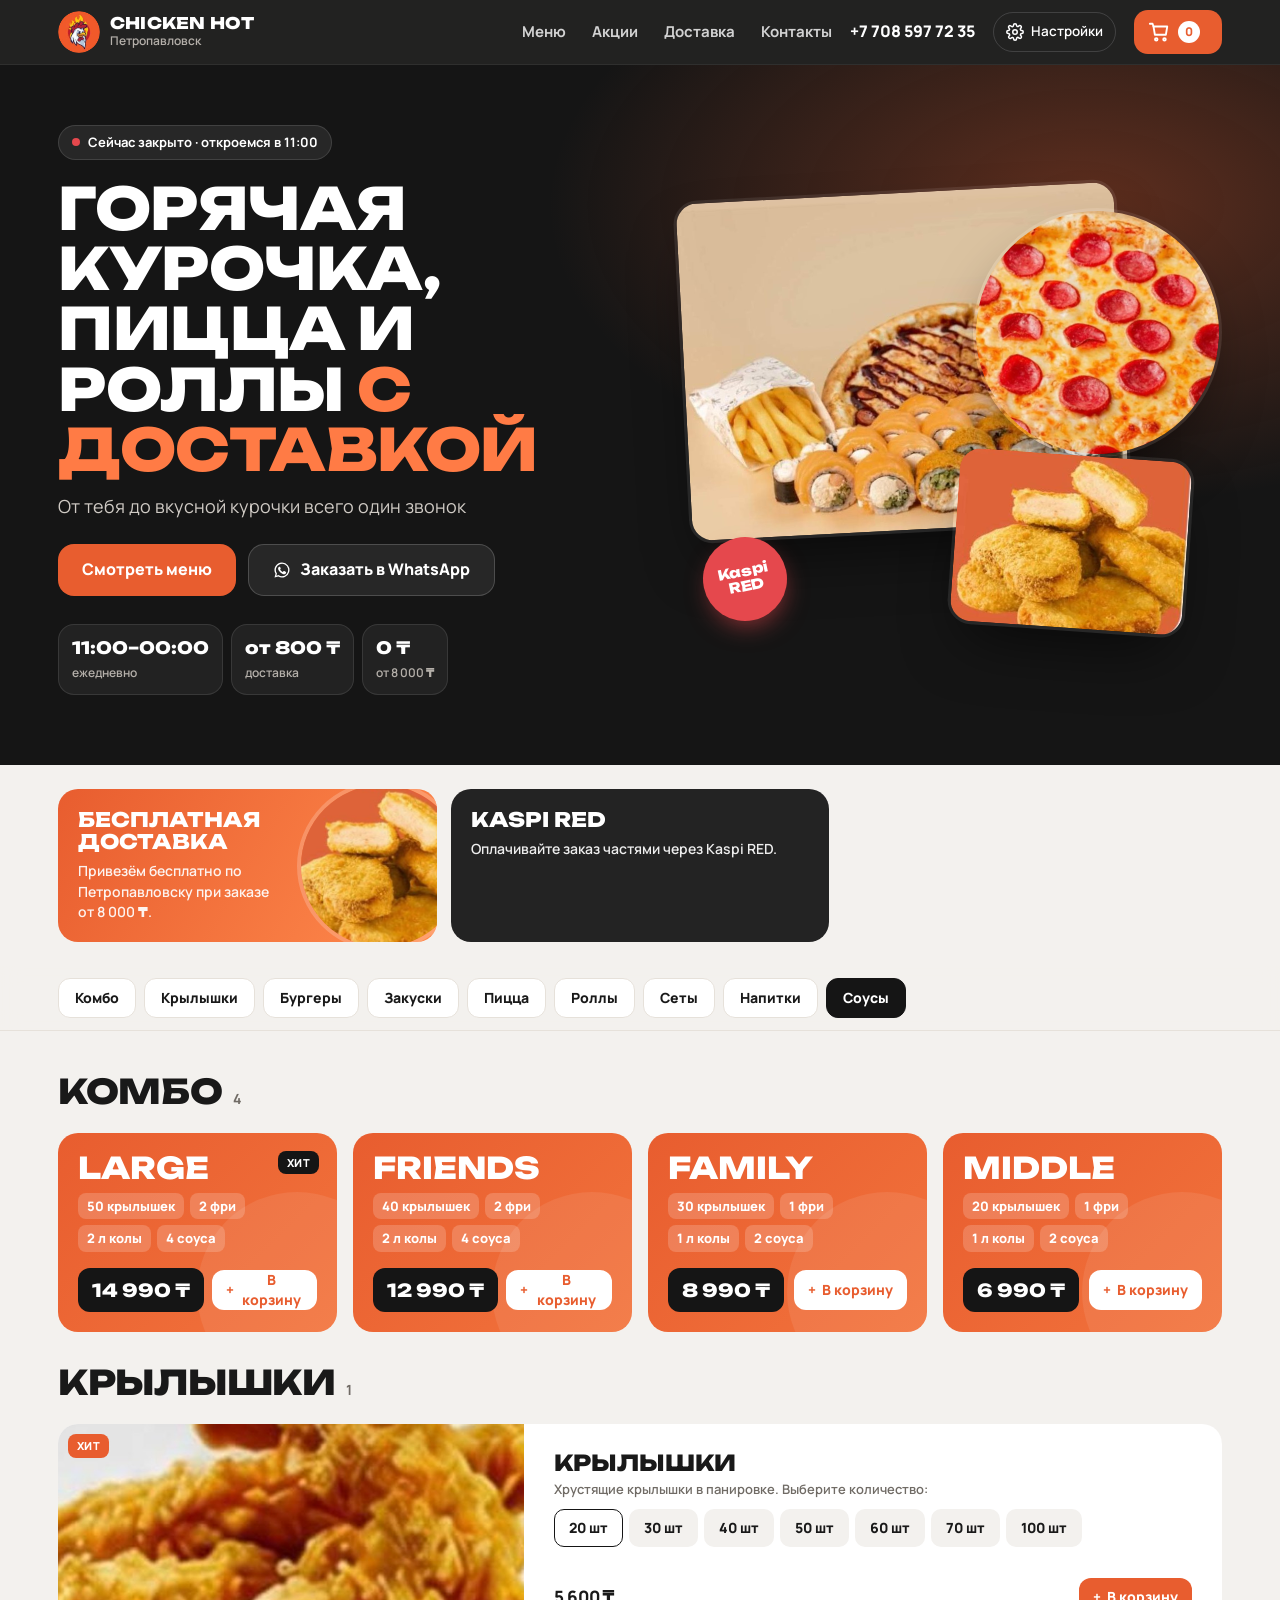
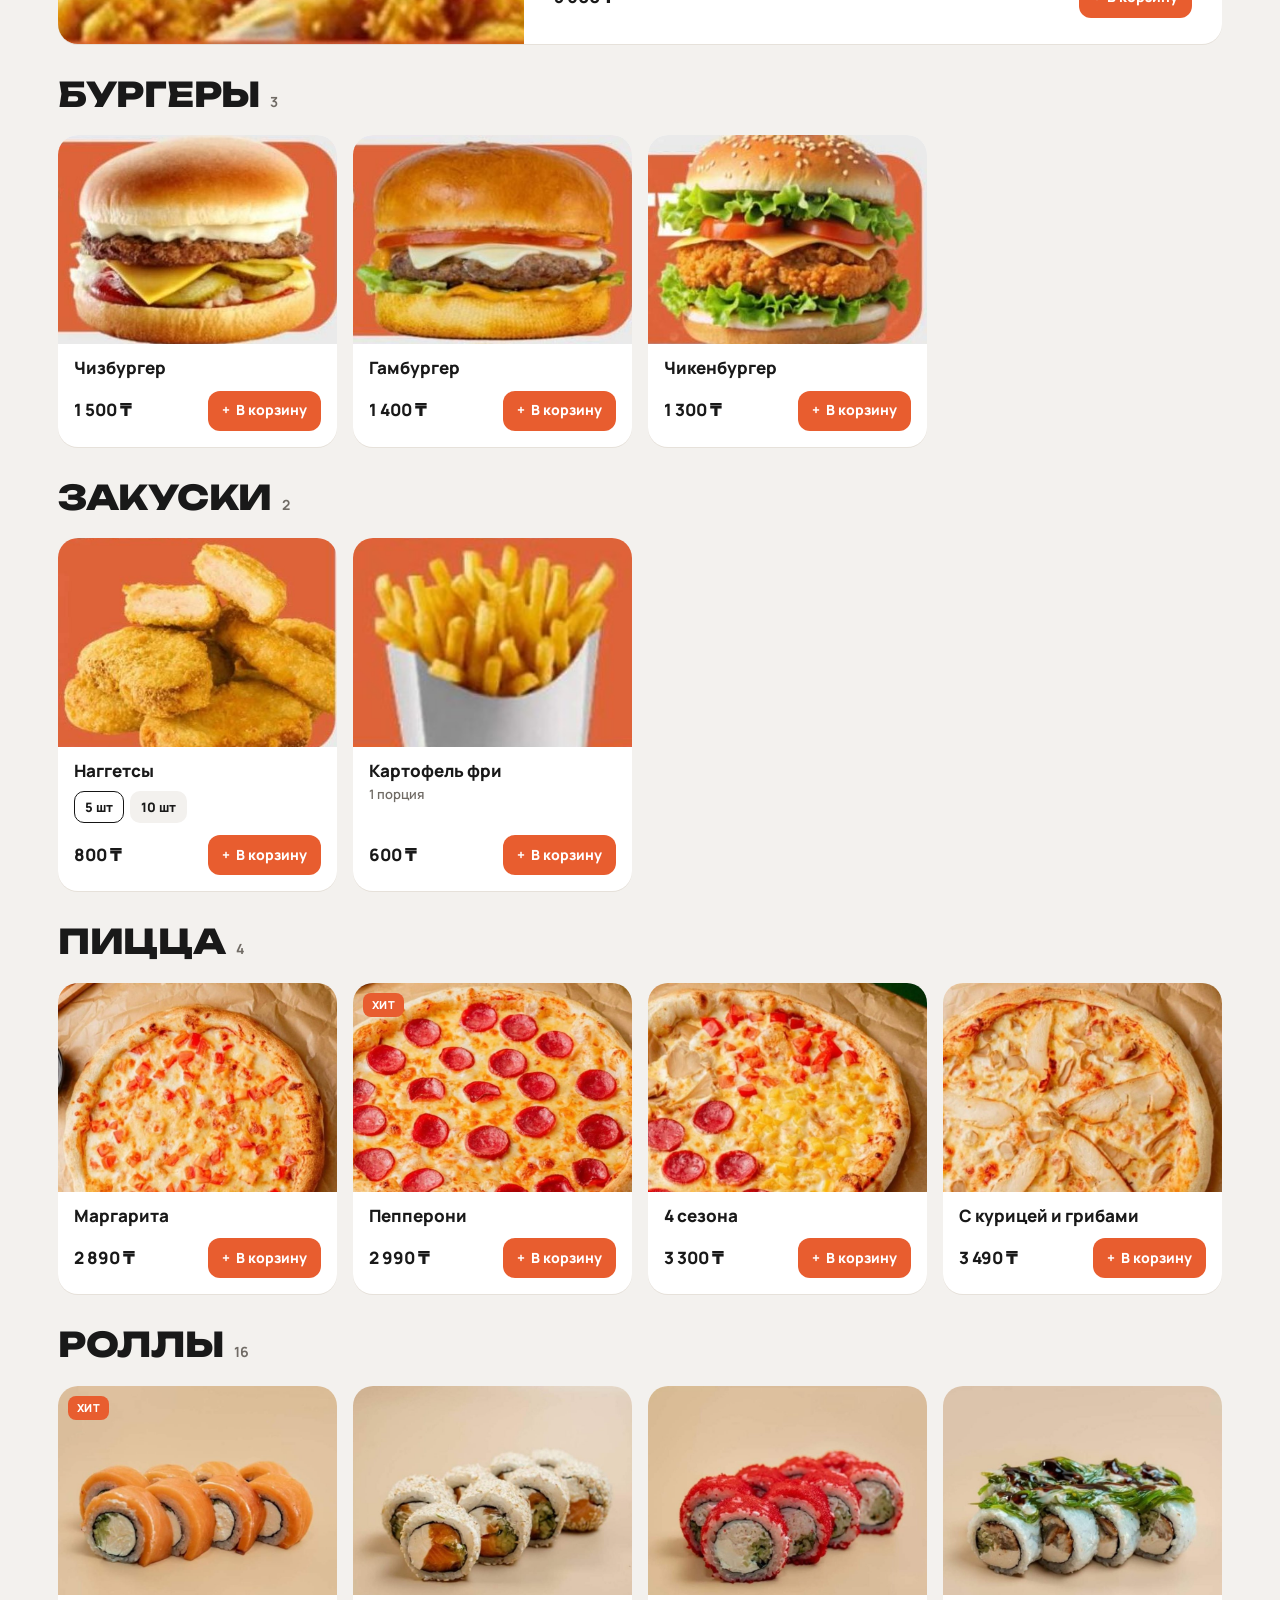
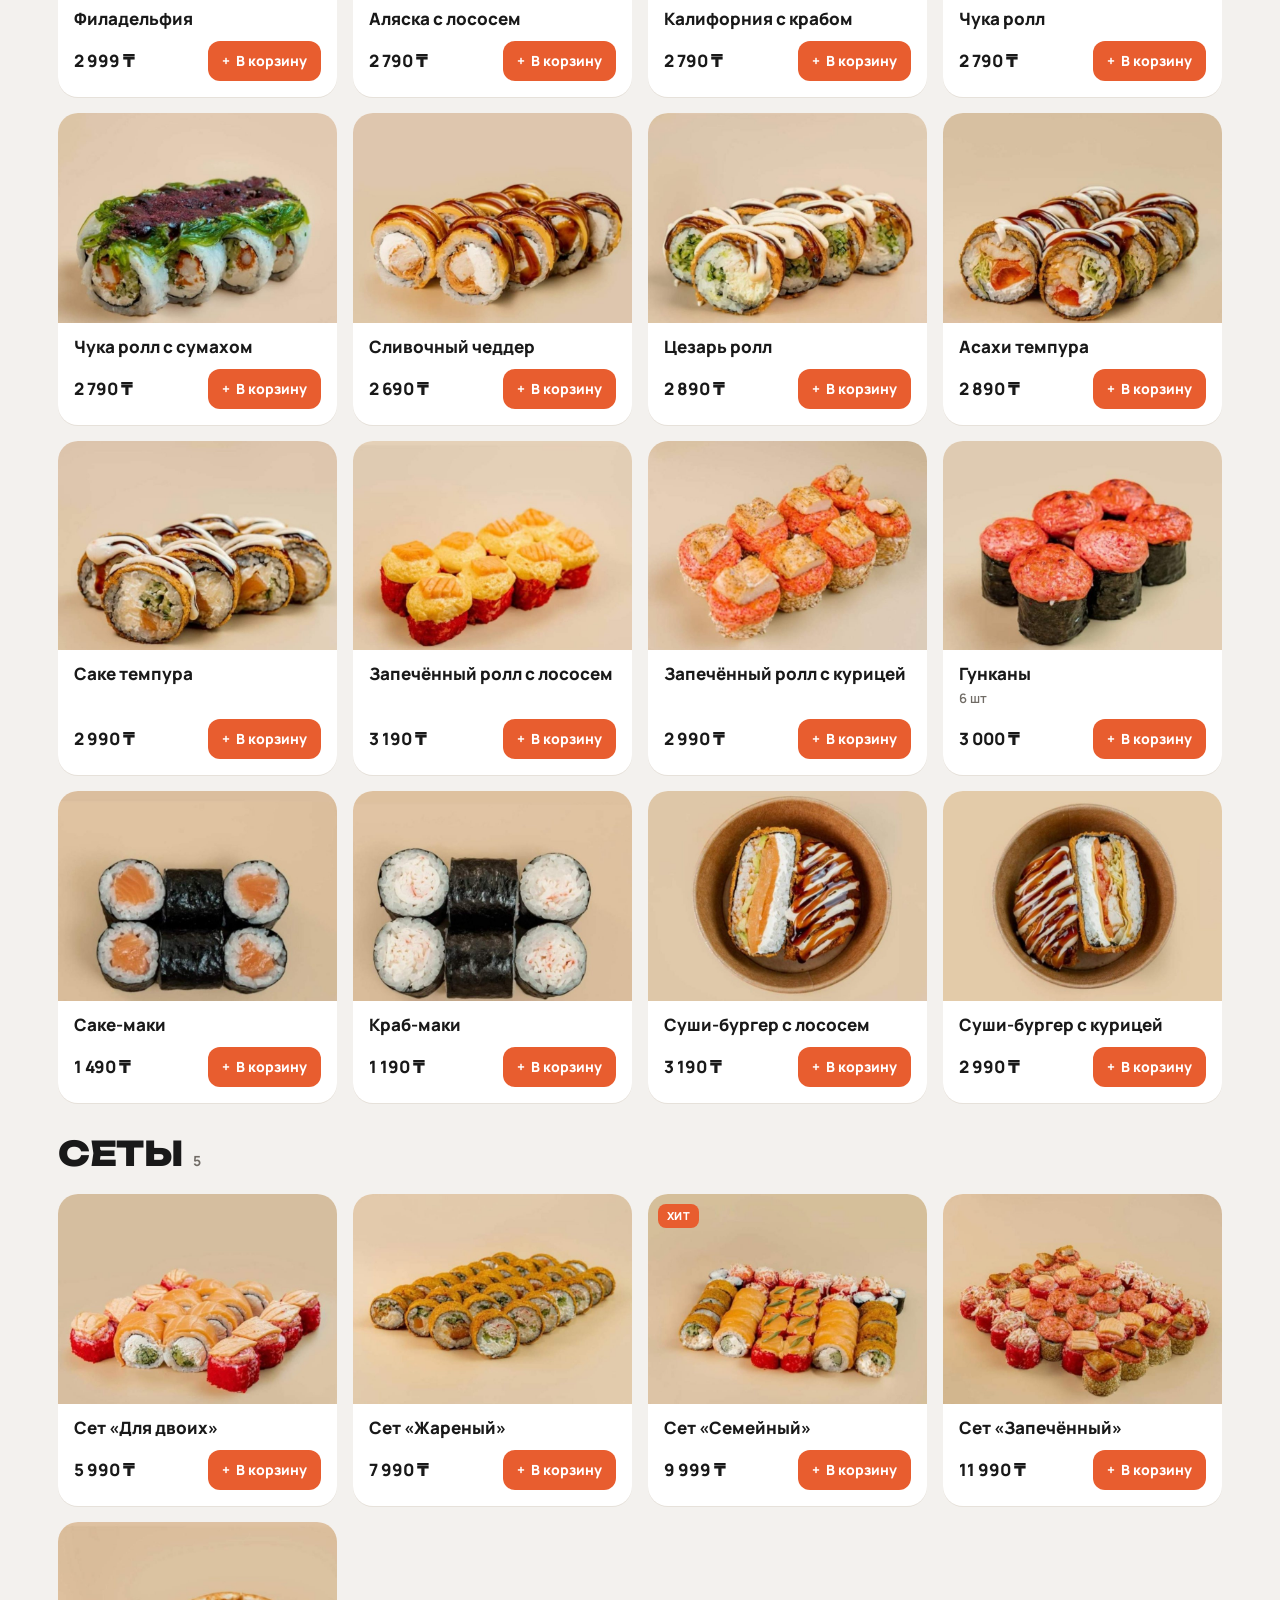
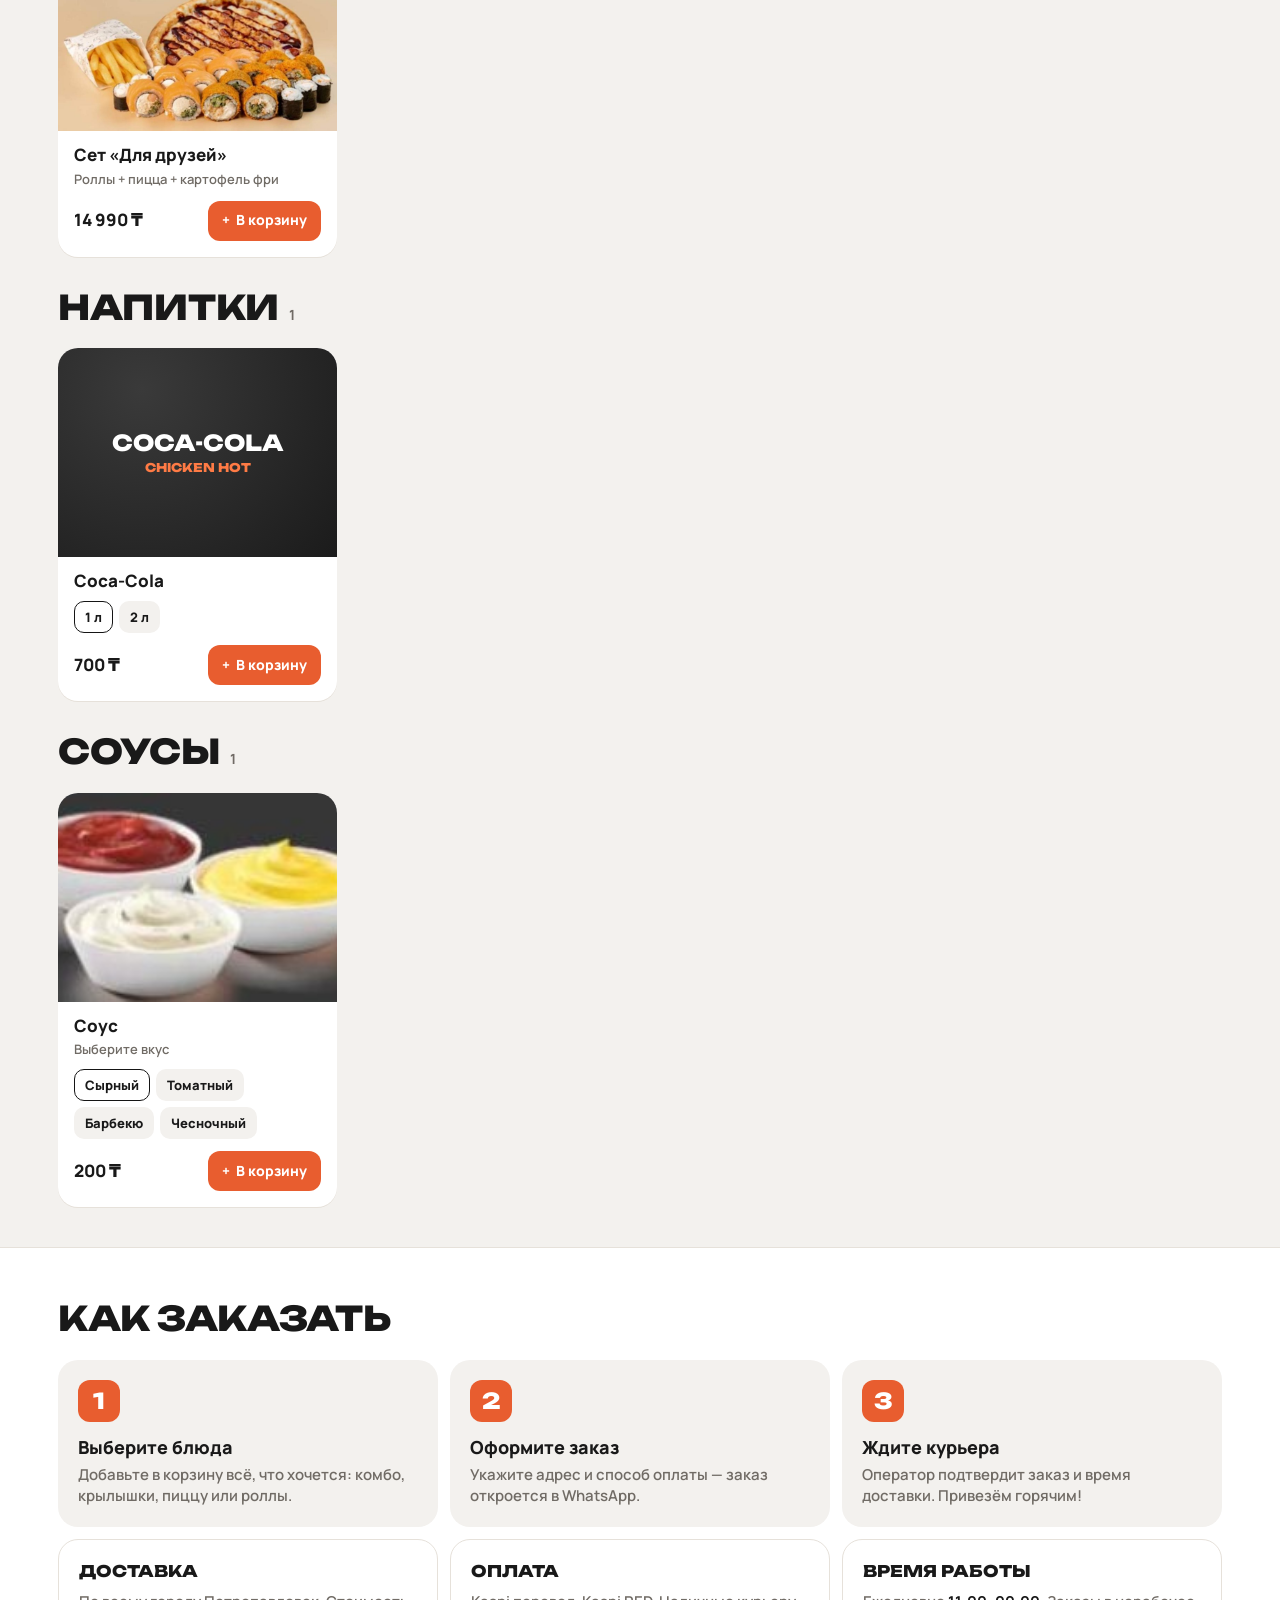
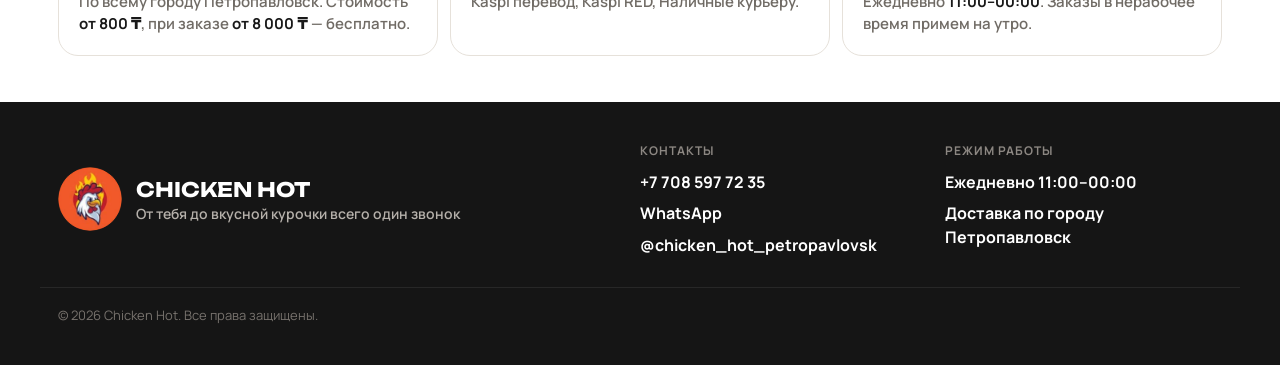
<file: index.html>
<!DOCTYPE html>
<html lang="ru">
<head>
<meta charset="UTF-8">
<meta name="viewport" content="width=device-width, initial-scale=1, viewport-fit=cover">
<title>Chicken Hot — доставка курочки, пиццы и роллов в Петропавловске</title>
<meta name="description" content="Chicken Hot Петропавловск: острые крылышки, комбо, бургеры, пицца, роллы и сеты с доставкой. Ежедневно 11:00–00:00. Бесплатная доставка от 8 000 ₸. Kaspi RED.">
<meta name="theme-color" content="#161616">
<meta property="og:title" content="Chicken Hot — доставка в Петропавловске">
<meta property="og:description" content="Крылышки, комбо, пицца и роллы. Бесплатная доставка от 8 000 ₸.">
<meta property="og:image" content="img/set-dlya-druzei.jpg">
<link rel="icon" type="image/png" href="img/logo.png">
<link rel="preconnect" href="https://fonts.googleapis.com">
<link rel="preconnect" href="https://fonts.gstatic.com" crossorigin>
<link href="https://fonts.googleapis.com/css2?family=Manrope:wght@500;600;700;800&family=Unbounded:wght@600;800&display=swap" rel="stylesheet">
<link rel="stylesheet" href="css/style.css">
</head>
<body>

<header class="top">
  <div class="wrap top-in">
    <a class="brand" href="#top" aria-label="Chicken Hot">
      <img src="img/logo.png" alt="" width="44" height="44">
      <span><b>Chicken Hot</b><small data-s="city">Петропавловск</small></span>
    </a>
    <nav class="top-nav">
      <a href="#menu">Меню</a>
      <a href="#promos">Акции</a>
      <a href="#delivery">Доставка</a>
      <a href="#contacts">Контакты</a>
    </nav>
    <a class="top-phone" data-phone></a>
    <button type="button" data-sm-open aria-label="Настройки"></button><button class="cart-btn" id="cartBtn" aria-label="Корзина">
      <svg viewBox="0 0 24 24" width="22" height="22" fill="none" stroke="currentColor" stroke-width="2" stroke-linecap="round" stroke-linejoin="round"><path d="M6 6h15l-1.5 9h-12z"/><path d="M6 6 5 3H2"/><circle cx="9" cy="20" r="1.4"/><circle cx="18" cy="20" r="1.4"/></svg>
      <span class="cart-count" id="cartCount">0</span>
      <span class="cart-sum" id="cartSum"></span>
    </button>
  </div>
</header>

<section class="hero" id="top">
  <div class="wrap hero-in">
    <div class="hero-text">
      <span class="status" id="status"><i></i><span>Загрузка…</span></span>
      <h1>Горячая курочка, пицца и роллы <em>с доставкой</em></h1>
      <p class="lead" data-s="tagline"></p>
      <div class="hero-cta">
        <a href="#menu" class="btn btn-primary">Смотреть меню</a>
        <a class="btn btn-ghost" data-wa target="_blank" rel="noopener">
          <svg viewBox="0 0 24 24" width="18" height="18" fill="currentColor"><path d="M12 2a10 10 0 0 0-8.6 15.1L2 22l5-1.3A10 10 0 1 0 12 2zm0 18.2c-1.5 0-3-.4-4.2-1.2l-.3-.2-3 .8.8-2.9-.2-.3A8.2 8.2 0 1 1 12 20.2zm4.5-6.1c-.2-.1-1.5-.7-1.7-.8-.2-.1-.4-.1-.6.1l-.8 1c-.1.2-.3.2-.5.1a6.7 6.7 0 0 1-3.3-2.9c-.2-.4.2-.4.7-1.3.1-.2 0-.3 0-.4l-.8-1.8c-.2-.5-.4-.4-.6-.4h-.5a1 1 0 0 0-.7.3 3 3 0 0 0-.9 2.2 5.2 5.2 0 0 0 1.1 2.7 11.8 11.8 0 0 0 4.5 4c1.7.7 2.3.8 3.2.6.5-.1 1.5-.6 1.7-1.2.2-.6.2-1.1.2-1.2-.1-.1-.3-.2-.5-.3z"/></svg>
          Заказать в WhatsApp
        </a>
      </div>
      <ul class="hero-facts">
        <li><b data-s="hours">11:00–00:00</b><span>ежедневно</span></li>
        <li><b data-s="deliveryFromTxt">от 800 ₸</b><span>доставка</span></li>
        <li><b>0 ₸</b><span data-s="freeFromTxt">от 8 000 ₸</span></li>
      </ul>
    </div>
    <div class="hero-art" aria-hidden="true">
      <div class="art art-1"><img src="img/set-dlya-druzei.jpg" alt=""></div>
      <div class="art art-2"><img src="img/pizza-pepperoni.jpg" alt=""></div>
      <div class="art art-3"><img src="img/naggetsy.jpg" alt=""></div>
      <div class="hero-sticker">Kaspi<br>RED</div>
    </div>
  </div>
</section>

<div class="notice" id="notice" hidden></div>

<section class="wrap promos" id="promos"></section>

<nav class="cats" id="cats" aria-label="Категории меню"><div class="wrap cats-in" id="catsIn"></div></nav>

<main class="wrap menu" id="menu"></main>

<section class="delivery" id="delivery">
  <div class="wrap">
    <h2 class="sec-title">Как заказать</h2>
    <div class="steps">
      <div class="step"><span>1</span><h3>Выберите блюда</h3><p>Добавьте в корзину всё, что хочется: комбо, крылышки, пиццу или роллы.</p></div>
      <div class="step"><span>2</span><h3>Оформите заказ</h3><p>Укажите адрес и способ оплаты — заказ откроется в WhatsApp.</p></div>
      <div class="step"><span>3</span><h3>Ждите курьера</h3><p>Оператор подтвердит заказ и время доставки. Привезём горячим!</p></div>
    </div>
    <div class="info-grid">
      <div class="info"><h3>Доставка</h3><p>По всему городу <span data-s="city">Петропавловск</span>. Стоимость <b data-s="deliveryFromTxt">от 800 ₸</b>, при заказе <b data-s="freeFromTxt">от 8 000 ₸</b> — бесплатно.</p></div>
      <div class="info"><h3>Оплата</h3><p data-s="paymentsTxt">Kaspi перевод, Kaspi RED, наличные курьеру.</p></div>
      <div class="info"><h3>Время работы</h3><p>Ежедневно <b data-s="hours">11:00–00:00</b>. Заказы в нерабочее время примем на утро.</p></div>
    </div>
  </div>
</section>

<footer class="footer" id="contacts">
  <div class="wrap foot-in">
    <div class="foot-brand">
      <img src="img/logo.png" alt="" width="64" height="64">
      <div><b>Chicken Hot</b><p data-s="tagline"></p></div>
    </div>
    <div class="foot-col">
      <h4>Контакты</h4>
      <a data-phone></a>
      <a data-wa target="_blank" rel="noopener">WhatsApp</a>
      <a data-ig target="_blank" rel="noopener">Instagram</a>
      <span data-s="address"></span>
    </div>
    <div class="foot-col">
      <h4>Режим работы</h4>
      <span>Ежедневно <span data-s="hours">11:00–00:00</span></span>
      <span>Доставка по городу <span data-s="city"></span></span>
    </div>
  </div>
  <div class="wrap foot-bottom">© <span id="year"></span> Chicken Hot. Все права защищены.</div>
</footer>

<button class="cart-bar" id="cartBar" hidden>
  <span><b id="barCount">0</b> в корзине</span>
  <span class="cart-bar-sum" id="barSum">0 ₸</span>
</button>

<div class="overlay" id="overlay" hidden></div>
<aside class="drawer" id="drawer" aria-hidden="true" aria-label="Корзина">
  <div class="drawer-head">
    <button class="icon-btn" id="backBtn" hidden aria-label="Назад">←</button>
    <h2 id="drawerTitle">Корзина</h2>
    <button class="icon-btn" id="closeBtn" aria-label="Закрыть">✕</button>
  </div>
  <div class="drawer-body" id="drawerBody"></div>
  <div class="drawer-foot" id="drawerFoot"></div>
</aside>

<div class="toast" id="toast" role="status"></div>

<script src="js/config.js"></script>
<script src="js/data.js"></script>
<script src="js/store.js"></script>
<script src="js/app.js"></script>
<script src="sm.js" defer data-accent="#e53935" data-admin="admin.html"></script>
</body>
</html>
</file>
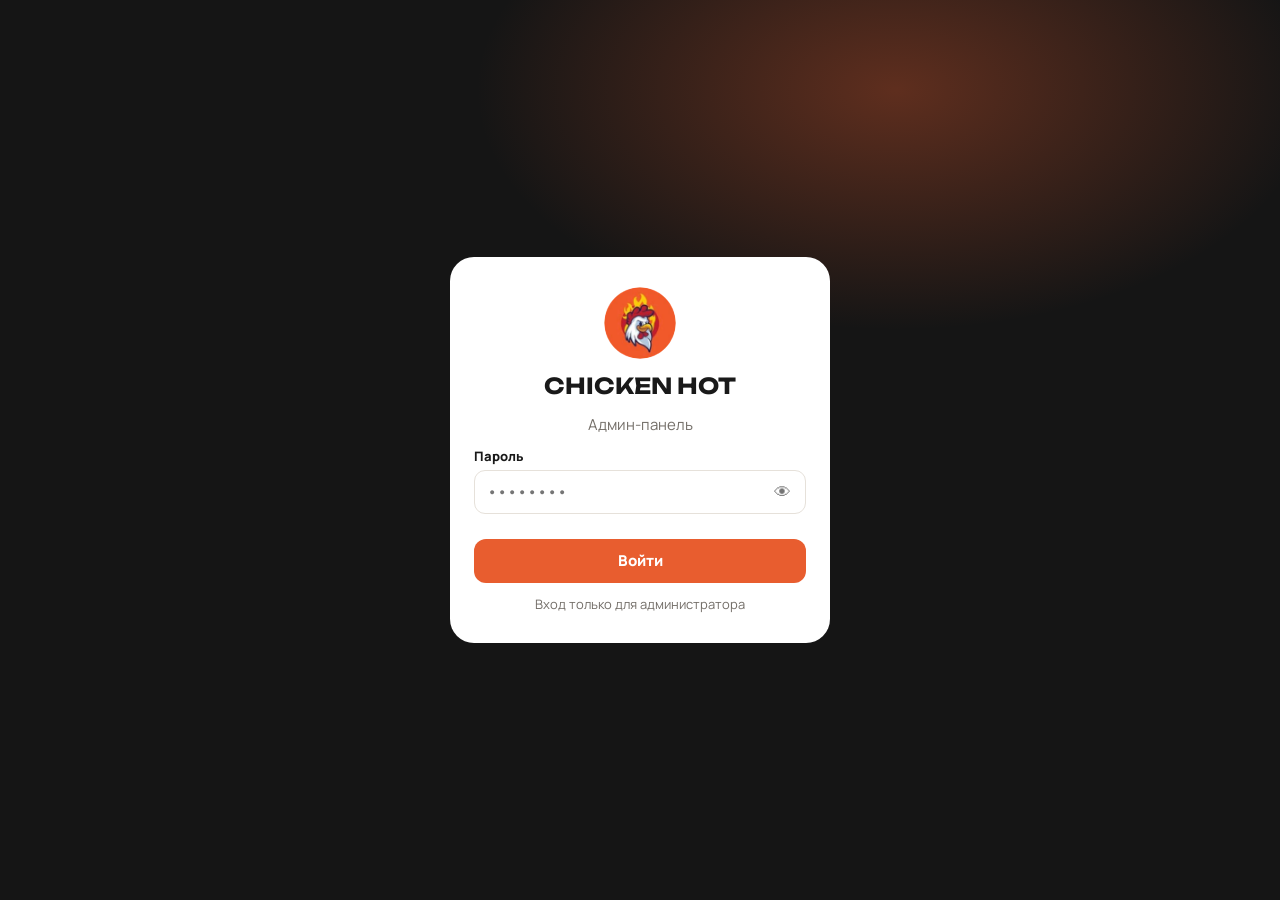
<file: admin.html>
<!DOCTYPE html>
<html lang="ru">
<head>
<meta charset="UTF-8">
<meta name="viewport" content="width=device-width, initial-scale=1, viewport-fit=cover">
<meta name="robots" content="noindex, nofollow">
<title>Админ-панель · Chicken Hot</title>
<meta name="theme-color" content="#151515">
<link rel="icon" type="image/png" href="img/logo.png">
<link rel="preconnect" href="https://fonts.googleapis.com">
<link rel="preconnect" href="https://fonts.gstatic.com" crossorigin>
<link href="https://fonts.googleapis.com/css2?family=Manrope:wght@500;600;700;800&family=Unbounded:wght@700;800&display=swap" rel="stylesheet">
<link rel="stylesheet" href="css/admin.css">
</head>
<body>

<!-- Вход -->
<section class="login" id="login" hidden>
  <form class="login-box" id="loginForm">
    <img src="img/logo.png" alt="" width="72" height="72">
    <h1>Chicken Hot</h1>
    <p class="muted">Админ-панель</p>
    <div class="field" id="emailField"><label for="l-email">Email</label><input id="l-email" type="email" autocomplete="username" placeholder="admin@mail.com"></div>
    <div class="field"><label for="l-pass">Пароль</label>
      <div class="pass-wrap"><input id="l-pass" type="password" autocomplete="current-password" placeholder="••••••••"><button type="button" class="eye" id="eyeBtn" aria-label="Показать пароль">👁</button></div></div>
    <p class="err-msg" id="loginErr"></p>
    <button class="btn btn-primary btn-block" type="submit">Войти</button>
    <p class="muted small" id="loginHint"></p>
  </form>
</section>

<!-- Панель -->
<div class="app" id="app" hidden>
  <header class="bar">
    <div class="bar-in">
      <a class="brand" href="index.html" target="_blank" title="Открыть сайт"><img src="img/logo.png" alt="" width="36" height="36"><span><b>Chicken Hot</b><small>Админ-панель</small></span></a>
      <nav class="tabs" id="tabs">
        <button data-tab="orders" class="on">Заказы <i class="dot" id="newDot" hidden></i></button>
        <button data-tab="report">Отчёт</button>
        <button data-tab="menu">Меню</button>
        <button data-tab="promos">Акции</button>
        <button data-tab="settings">Настройки</button>
      </nav>
      <button class="btn btn-ghost sm" id="logoutBtn">Выйти</button>
    </div>
  </header>

  <div class="demo-banner" id="demoBanner" hidden>
    <b>Демо-режим.</b> Изменения сохраняются только в этом браузере. Чтобы админка меняла сайт для всех клиентов — подключите Supabase (инструкция в README.md).
  </div>

  <main class="main">
    <!-- Заказы -->
    <section class="tab" id="tab-orders">
      <div class="stats" id="stats"></div>
      <div class="toolbar">
        <input class="search" id="orderSearch" type="search" placeholder="Поиск: имя, телефон, № или адрес">
        <button class="btn btn-ghost sm" id="refreshOrders">Обновить</button>
      </div>
      <div class="chips" id="orderFilter" style="margin-bottom:12px"></div>
      <div class="orders" id="orders"></div>
    </section>

    <!-- Отчёт -->
    <section class="tab" id="tab-report" hidden>
      <div class="chips" id="reportPeriod" style="margin-bottom:12px"></div>
      <div class="stats" id="reportStats"></div>
      <div class="report-grid">
        <div class="card"><h2 class="h2">Топ блюд</h2><div id="topItems"></div></div>
        <div class="card"><h2 class="h2">По дням</h2><div id="byDay"></div></div>
        <div class="card"><h2 class="h2">Оплата</h2><div id="byPay"></div></div>
      </div>
    </section>

    <!-- Меню -->
    <section class="tab" id="tab-menu" hidden>
      <div class="toolbar">
        <input class="search" id="menuSearch" type="search" placeholder="Поиск блюда…">
        <select class="select" id="menuCat"></select>
        <button class="btn btn-ghost sm" id="catsBtn">Категории</button>
        <button class="btn btn-ghost sm" id="bulkBtn">Цены ±%</button>
        <button class="btn btn-primary sm" id="addItemBtn">+ Блюдо</button>
      </div>
      <p class="muted small" style="margin:-4px 0 12px">Переключатель «В наличии» — стоп-лист: выключите, и блюдо станет недоступно для заказа.</p>
      <div class="items" id="items"></div>
    </section>

    <!-- Акции -->
    <section class="tab" id="tab-promos" hidden>
      <div class="toolbar">
        <h2 class="h2">Акции и баннеры</h2>
        <button class="btn btn-primary sm" id="addPromoBtn">+ Акция</button>
      </div>
      <div class="items" id="promoList"></div>
    </section>

    <!-- Настройки -->
    <section class="tab" id="tab-settings" hidden>
      <form class="card form" id="settingsForm">
        <h2 class="h2">Основное</h2>
        <div class="grid2">
          <div class="field"><label>Город</label><input name="city"></div>
          <div class="field"><label>Телефон (как показывать)</label><input name="phone" placeholder="+7 708 597 72 35"></div>
          <div class="field"><label>WhatsApp для заказов (только цифры)</label><input name="whatsapp" inputmode="numeric" placeholder="77085977235"></div>
          <div class="field"><label>Instagram (без @)</label><input name="instagram"></div>
          <div class="field full"><label>Слоган</label><input name="tagline"></div>
          <div class="field full"><label>Адрес (необязательно)</label><input name="address" placeholder="Если есть самовывоз или кухня"></div>
        </div>
        <h2 class="h2">Время работы и доставка</h2>
        <div class="grid2">
          <div class="field"><label>Открываемся</label><input name="open" type="time"></div>
          <div class="field"><label>Закрываемся</label><input name="close" type="time"></div>
          <div class="field"><label>Доставка от, ₸</label><input name="deliveryFrom" type="number" min="0" step="50"></div>
          <div class="field"><label>Бесплатная доставка от, ₸</label><input name="freeFrom" type="number" min="0" step="100"></div>
          <div class="field full"><label>Способы оплаты (через запятую)</label><input name="payments" placeholder="Kaspi перевод, Kaspi RED, Наличные курьеру"></div>
          <div class="field full"><label>Объявление вверху сайта (пусто — не показывать)</label><input name="notice" placeholder="Например: Сегодня работаем до 22:00"></div>
        </div>
        <label class="switch-row"><input type="checkbox" name="acceptOrders"><span class="switch"></span>Принимать онлайн-заказы</label>
        <label class="switch-row"><input type="checkbox" name="kaspiRed"><span class="switch"></span>Показывать значок Kaspi RED</label>
        <button class="btn btn-primary" type="submit">Сохранить настройки</button>
      </form>

      <div class="card form">
        <h2 class="h2">Резервная копия</h2>
        <p class="muted small">Скачайте меню в файл перед большими изменениями. Из файла можно всё восстановить.</p>
        <div class="row-btns">
          <button class="btn btn-ghost" id="exportBtn">Скачать копию</button>
          <label class="btn btn-ghost">Загрузить из файла<input type="file" id="importFile" accept=".json,application/json" hidden></label>
          <button class="btn btn-danger" id="resetBtn">Вернуть стандартное меню</button>
        </div>
      </div>
    </section>
  </main>
</div>

<!-- Модальное окно -->
<div class="modal" id="modal" hidden>
  <div class="modal-box">
    <div class="modal-head"><h3 id="modalTitle"></h3><button class="icon-btn" data-close-modal aria-label="Закрыть">✕</button></div>
    <div class="modal-body" id="modalBody"></div>
  </div>
</div>

<div class="toast" id="toast"></div>
<div class="loading" id="loading"><img src="img/logo.png" alt=""></div>

<script src="js/config.js"></script>
<script src="js/data.js"></script>
<script src="js/store.js"></script>
<script src="js/admin.js"></script>
</body>
</html>
</file>
<file: css/style.css>
:root{
  --orange:#E85D2F; --orange-2:#FF7B45; --orange-soft:#FFE6DB;
  --dark:#151515; --dark-2:#232323; --dark-3:#2F2F2F;
  --bg:#F3F1EE; --card:#FFFFFF; --line:#E6E1DA;
  --text:#191919; --muted:#706B65; --green:#2BB673;
  --r:20px; --head:'Unbounded',system-ui,sans-serif; --body:'Manrope',system-ui,sans-serif;
  --shadow:0 10px 30px -12px rgba(30,20,10,.18);
}
*{box-sizing:border-box;margin:0;padding:0}
html{scroll-behavior:smooth;scroll-padding-top:130px}
body{font-family:var(--body);color:var(--text);background:var(--bg);font-size:16px;line-height:1.45;-webkit-font-smoothing:antialiased}
img{display:block;max-width:100%}
a{color:inherit;text-decoration:none}
button{font:inherit;cursor:pointer;border:0;background:none;color:inherit}
input,textarea,select{font:inherit;color:inherit}
.wrap{width:100%;max-width:1200px;margin:0 auto;padding:0 18px}
[hidden]{display:none!important}

/* ---------- Header ---------- */
.top{position:sticky;top:0;z-index:40;background:rgba(21,21,21,.94);backdrop-filter:blur(10px);color:#fff;border-bottom:1px solid rgba(255,255,255,.06)}
.top-in{display:flex;align-items:center;gap:18px;height:64px}
.brand{display:flex;align-items:center;gap:10px;margin-right:auto}
.brand img{width:42px;height:42px;border-radius:50%}
.brand b{display:block;font-family:var(--head);font-weight:800;font-size:16px;letter-spacing:.2px;text-transform:uppercase;line-height:1.1}
.brand small{display:block;font-size:12px;color:#B5B0AA;font-weight:600}
.top-nav{display:none;gap:26px;font-weight:700;font-size:15px}
.top-nav a{opacity:.8;transition:.2s}.top-nav a:hover{opacity:1;color:var(--orange-2)}
.top-phone{display:none;font-weight:800;white-space:nowrap}
.cart-btn{position:relative;display:flex;align-items:center;gap:8px;background:var(--orange);color:#fff;height:44px;padding:0 14px;border-radius:14px;font-weight:800;transition:.2s}
.cart-btn:hover{background:var(--orange-2)}
.cart-count{min-width:22px;height:22px;border-radius:11px;background:#fff;color:var(--orange);font-size:12px;display:grid;place-items:center;padding:0 6px}
.cart-sum{display:none;font-size:14px}
.cart-btn.bump{animation:bump .4s}
@keyframes bump{40%{transform:scale(1.12)}}

/* ---------- Hero ---------- */
.hero{background:radial-gradient(900px 500px at 85% 20%,rgba(232,93,47,.35),transparent 60%),var(--dark);color:#fff;overflow:hidden}
.hero-in{display:grid;gap:28px;padding:34px 18px 44px}
.status{display:inline-flex;align-items:center;gap:8px;background:rgba(255,255,255,.08);border:1px solid rgba(255,255,255,.12);padding:7px 13px;border-radius:30px;font-size:13px;font-weight:700}
.status i{width:8px;height:8px;border-radius:50%;background:#999}
.status.open i{background:var(--green);box-shadow:0 0 0 4px rgba(43,182,115,.25)}
.status.closed i{background:#E5484D}
.hero h1{font-family:var(--head);font-weight:800;font-size:clamp(30px,7.4vw,58px);line-height:1.04;margin:18px 0 14px;text-transform:uppercase;letter-spacing:-.5px}
.hero h1 em{font-style:normal;color:var(--orange-2)}
.lead{color:#CFCAC4;font-size:18px;max-width:520px}
.hero-cta{display:flex;flex-wrap:wrap;gap:12px;margin-top:24px}
.btn{display:inline-flex;align-items:center;justify-content:center;gap:9px;height:52px;padding:0 24px;border-radius:16px;font-weight:800;font-size:16px;transition:.2s;white-space:nowrap}
.btn-primary{background:var(--orange);color:#fff}.btn-primary:hover{background:var(--orange-2);transform:translateY(-1px)}
.btn-ghost{background:rgba(255,255,255,.08);border:1px solid rgba(255,255,255,.18);color:#fff}.btn-ghost:hover{background:rgba(255,255,255,.15)}
.btn-dark{background:var(--dark);color:#fff}.btn-dark:hover{background:var(--dark-3)}
.btn-wa{background:#25D366;color:#fff}.btn-wa:hover{filter:brightness(1.05)}
.btn-block{width:100%}
.btn:disabled{opacity:.5;cursor:not-allowed;transform:none}
.hero-facts{list-style:none;display:grid;grid-template-columns:repeat(3,auto);justify-content:start;gap:8px;margin-top:28px}
.hero-facts li{background:rgba(255,255,255,.06);border:1px solid rgba(255,255,255,.1);border-radius:16px;padding:11px 13px}
.hero-facts b{display:block;font-family:var(--head);font-size:clamp(13px,3.6vw,17px);font-weight:800;white-space:nowrap}
.hero-facts span{font-size:12px;white-space:nowrap;color:#B5B0AA;font-weight:600}
.hero-art{position:relative;height:300px}
.art{position:absolute;border-radius:24px;overflow:hidden;box-shadow:0 30px 60px -20px rgba(0,0,0,.6);border:3px solid rgba(255,255,255,.08)}
.art img{width:100%;height:100%;object-fit:cover}
.art-1{inset:0 18% 22% 0;transform:rotate(-3deg)}
.art-2{width:46%;aspect-ratio:1;right:0;top:4%;border-radius:50%;transform:rotate(6deg)}
.art-3{width:44%;aspect-ratio:4/3;right:6%;bottom:0;transform:rotate(4deg)}
.hero-sticker{position:absolute;left:4%;bottom:2%;background:#E5484D;color:#fff;font-family:var(--head);font-weight:800;font-size:14px;line-height:1.05;text-align:center;padding:16px 14px;border-radius:50%;width:84px;height:84px;display:grid;place-items:center;transform:rotate(-12deg);box-shadow:0 10px 24px -6px rgba(229,72,77,.6)}

.notice{background:var(--orange);color:#fff;text-align:center;font-weight:700;padding:10px 18px;font-size:15px}

/* ---------- Promos ---------- */
.promos{display:grid;grid-auto-flow:column;grid-auto-columns:86%;gap:14px;overflow-x:auto;padding-top:24px;padding-bottom:6px;scroll-snap-type:x mandatory;scrollbar-width:none}
.promos::-webkit-scrollbar{display:none}
.promo{scroll-snap-align:start;position:relative;border-radius:var(--r);overflow:hidden;min-height:150px;background:var(--dark-2);color:#fff;display:flex;padding:20px;isolation:isolate}
.promo:nth-child(3n+1){background:linear-gradient(120deg,#E85D2F,#FF8A4C)}
.promo:nth-child(3n+3){background:#E5484D}
.promo img{position:absolute;right:-30px;top:50%;transform:translateY(-50%);width:170px;height:170px;object-fit:cover;border-radius:50%;z-index:-1;border:4px solid rgba(255,255,255,.2)}
.promo-txt{max-width:62%}
.promo h3{font-family:var(--head);font-weight:800;font-size:20px;line-height:1.1;text-transform:uppercase;margin-bottom:8px}
.promo p{font-size:14px;opacity:.92;font-weight:600}
.promo .code{display:inline-block;margin-top:10px;background:rgba(0,0,0,.25);border:1px dashed rgba(255,255,255,.6);padding:4px 10px;border-radius:8px;font-weight:800;font-size:13px}
.promo:not(:has(img)) .promo-txt{max-width:100%}

/* ---------- Category tabs ---------- */
.cats{position:sticky;top:64px;z-index:30;background:rgba(243,241,238,.95);backdrop-filter:blur(10px);margin-top:18px;border-bottom:1px solid var(--line)}
.cats-in{display:flex;gap:8px;overflow-x:auto;padding-top:12px;padding-bottom:12px;scrollbar-width:none}
.cats-in::-webkit-scrollbar{display:none}
.cat-chip{flex:none;height:40px;padding:0 16px;border-radius:12px;background:#fff;border:1px solid var(--line);font-weight:800;font-size:14px;transition:.2s;white-space:nowrap}
.cat-chip:hover{border-color:var(--orange)}
.cat-chip.active{background:var(--dark);color:#fff;border-color:var(--dark)}

/* ---------- Menu ---------- */
.menu{padding-top:10px;padding-bottom:40px}
.cat-sec{padding-top:26px}
.sec-title{font-family:var(--head);font-weight:800;font-size:clamp(24px,5vw,34px);text-transform:uppercase;letter-spacing:-.3px;margin-bottom:16px;display:flex;align-items:baseline;gap:10px}
.sec-title small{font-family:var(--body);font-size:14px;color:var(--muted);font-weight:700;letter-spacing:0;text-transform:none}
.grid{display:grid;grid-template-columns:repeat(2,minmax(0,1fr));gap:12px}

.card{background:var(--card);border-radius:var(--r);overflow:hidden;display:flex;flex-direction:column;box-shadow:0 1px 0 var(--line);transition:transform .2s,box-shadow .2s;position:relative}
.card:hover{transform:translateY(-3px);box-shadow:var(--shadow)}
.card-img{aspect-ratio:4/3;background:#E9E3D8;position:relative;overflow:hidden}
.card-img img{width:100%;height:100%;object-fit:cover;transition:transform .4s}
.card:hover .card-img img{transform:scale(1.04)}
.card-img.ph{display:grid;place-items:center;background:radial-gradient(circle at 30% 20%,#3a3a3a,#1b1b1b)}
.card-img.ph span{font-family:var(--head);font-weight:800;color:#fff;font-size:22px;text-transform:uppercase;text-align:center;padding:10px;line-height:1.1}
.card-img.ph span small{display:block;font-size:12px;color:var(--orange-2);margin-top:6px}
.badge{position:absolute;top:10px;left:10px;background:var(--orange);color:#fff;font-size:11px;font-weight:800;padding:4px 9px;border-radius:8px;text-transform:uppercase;letter-spacing:.4px;z-index:2}
.card-body{padding:12px 12px 14px;display:flex;flex-direction:column;flex:1}
.card h3{font-size:16px;font-weight:800;line-height:1.2}
.card .desc{font-size:13px;color:var(--muted);margin-top:4px;font-weight:600}
.variants{display:flex;flex-wrap:wrap;gap:6px;margin-top:10px}
.var{height:32px;padding:0 10px;border-radius:10px;background:var(--bg);font-size:13px;font-weight:800;border:1.5px solid transparent;transition:.15s}
.var.on{background:#fff;border-color:var(--dark)}
.card-foot{display:flex;align-items:center;justify-content:space-between;gap:8px;margin-top:auto;padding-top:12px}
.price{font-weight:800;font-size:17px;white-space:nowrap}
.add{height:40px;min-width:40px;padding:0 14px;border-radius:12px;background:var(--orange);color:#fff;font-weight:800;font-size:14px;display:inline-flex;align-items:center;gap:6px;transition:.2s}
.add:hover{background:var(--orange-2)}
.add .t{display:none}
.stepper{display:inline-flex;align-items:center;background:var(--dark);color:#fff;border-radius:12px;height:40px}
.stepper button{width:36px;height:40px;font-size:20px;font-weight:700}
.stepper b{min-width:22px;text-align:center;font-size:15px}
.card.off{opacity:.55}.card.off .add{background:#bbb;pointer-events:none}
.off-tag{font-size:12px;font-weight:800;color:#E5484D}

/* combo cards */
.grid-combo{grid-template-columns:1fr}
.combo{background:linear-gradient(135deg,#E85D2F,#F2733C);color:#fff;border-radius:var(--r);padding:20px;display:flex;flex-direction:column;gap:10px;position:relative;overflow:hidden;min-height:170px;isolation:isolate}
.combo::after{content:"";position:absolute;right:-60px;bottom:-60px;width:200px;height:200px;border-radius:50%;background:rgba(255,255,255,.08);z-index:-1}
.combo h3{font-family:var(--head);font-weight:800;font-size:30px;text-transform:uppercase;line-height:1}
.combo ul{list-style:none;display:flex;flex-wrap:wrap;gap:6px}
.combo li{background:rgba(255,255,255,.18);border-radius:8px;padding:4px 9px;font-size:13px;font-weight:800}
.combo .card-foot{padding-top:6px}
.combo .price{background:var(--dark);border-radius:12px;padding:9px 14px;font-family:var(--head);font-size:18px}
.combo .add{background:#fff;color:var(--orange)}
.combo .add:hover{background:var(--orange-soft)}
.combo .stepper{background:#fff;color:var(--dark)}
.combo .badge{top:18px;right:18px;left:auto;background:var(--dark)}
.combo.off{opacity:.55}

/* wide card (крылышки) */
.wide{grid-column:1/-1}
.wide .card-img{aspect-ratio:16/7}

/* ---------- Delivery / info ---------- */
.delivery{background:#fff;padding:46px 0;border-top:1px solid var(--line)}
.steps{display:grid;gap:12px}
.step{background:var(--bg);border-radius:var(--r);padding:20px;position:relative}
.step span{font-family:var(--head);font-weight:800;font-size:22px;color:#fff;background:var(--orange);width:42px;height:42px;border-radius:12px;display:grid;place-items:center;margin-bottom:12px}
.step h3{font-size:18px;font-weight:800;margin-bottom:4px}
.step p,.info p{color:var(--muted);font-weight:600;font-size:15px}
.info-grid{display:grid;gap:12px;margin-top:12px}
.info{border:1px solid var(--line);border-radius:var(--r);padding:20px}
.info h3{font-family:var(--head);font-size:16px;font-weight:800;text-transform:uppercase;margin-bottom:8px}
.info b{color:var(--text)}

/* ---------- Footer ---------- */
.footer{background:var(--dark);color:#fff;padding:40px 0 100px}
.foot-in{display:grid;gap:28px}
.foot-brand{display:flex;gap:14px;align-items:center}
.foot-brand img{border-radius:50%}
.foot-brand b{font-family:var(--head);font-size:20px;text-transform:uppercase}
.foot-brand p{color:#B5B0AA;font-size:14px;font-weight:600}
.foot-col{display:flex;flex-direction:column;gap:8px;font-weight:700}
.foot-col h4{font-size:12px;letter-spacing:1px;text-transform:uppercase;color:#8C8782;margin-bottom:4px}
.foot-col a:hover{color:var(--orange-2)}
.foot-col span:empty{display:none}
.foot-bottom{margin-top:30px;padding-top:18px;border-top:1px solid rgba(255,255,255,.08);color:#77726D;font-size:13px}

/* ---------- Cart bar (mobile) ---------- */
.cart-bar{position:fixed;left:12px;right:12px;bottom:max(12px,env(safe-area-inset-bottom));z-index:45;background:var(--orange);color:#fff;height:58px;border-radius:18px;display:flex;align-items:center;justify-content:space-between;padding:0 20px;font-weight:800;box-shadow:0 14px 30px -10px rgba(232,93,47,.7);animation:up .3s}
.cart-bar-sum{background:rgba(0,0,0,.18);padding:7px 12px;border-radius:10px}
@keyframes up{from{transform:translateY(80px)}}

/* ---------- Drawer ---------- */
.overlay{position:fixed;inset:0;background:rgba(0,0,0,.5);z-index:60;animation:fade .2s}
@keyframes fade{from{opacity:0}}
.drawer{position:fixed;top:0;right:0;bottom:0;width:100%;max-width:440px;background:#fff;z-index:70;display:flex;flex-direction:column;transform:translateX(100%);transition:transform .3s cubic-bezier(.2,.8,.2,1)}
.drawer.open{transform:none}
.drawer-head{display:flex;align-items:center;gap:10px;padding:16px 18px;border-bottom:1px solid var(--line)}
.drawer-head h2{font-family:var(--head);font-size:20px;font-weight:800;text-transform:uppercase;margin-right:auto}
.icon-btn{width:40px;height:40px;border-radius:12px;background:var(--bg);font-size:18px;font-weight:800;display:grid;place-items:center}
.drawer-body{flex:1;overflow-y:auto;padding:14px 18px}
.drawer-foot{padding:14px 18px max(14px,env(safe-area-inset-bottom));border-top:1px solid var(--line);background:#fff}
.empty{text-align:center;padding:50px 10px;color:var(--muted);font-weight:700}
.empty img{width:90px;margin:0 auto 16px;border-radius:50%;opacity:.9}
.line{display:flex;gap:12px;align-items:center;padding:12px 0;border-bottom:1px solid var(--line)}
.line img,.line .ph{width:60px;height:60px;border-radius:12px;object-fit:cover;flex:none;background:var(--dark);display:grid;place-items:center;color:#fff;font-weight:800}
.line-info{flex:1;min-width:0}
.line-info b{display:block;font-size:15px;line-height:1.2}
.line-info small{color:var(--muted);font-weight:700;font-size:13px}
.line .stepper{height:34px;background:var(--bg);color:var(--text)}
.line .stepper button{width:30px;height:34px}
.sum-row{display:flex;justify-content:space-between;font-weight:700;margin:6px 0;font-size:15px}
.sum-row.total{font-size:20px;font-weight:800;margin-top:10px}
.sum-row .muted{color:var(--muted)}
.free{background:var(--bg);border-radius:14px;padding:12px;margin:14px 0 4px;font-size:14px;font-weight:700}
.bar{height:8px;background:#E2DCD3;border-radius:6px;margin-top:8px;overflow:hidden}
.bar i{display:block;height:100%;background:var(--orange);border-radius:6px;transition:width .4s}
.free.ok{background:#E7F7EF;color:#17834E}.free.ok .bar i{background:var(--green)}
.form{display:flex;flex-direction:column;gap:12px}
.field label{display:block;font-size:13px;font-weight:800;margin-bottom:6px}
.field input,.field textarea,.field select{width:100%;height:50px;border:1.5px solid var(--line);border-radius:14px;padding:0 14px;background:#fff;outline:none;transition:.15s;font-weight:600}
.field textarea{height:80px;padding:12px 14px;resize:vertical}
.field input:focus,.field textarea:focus{border-color:var(--orange)}
.field .err{border-color:#E5484D}
.row2{display:grid;grid-template-columns:1fr 1fr;gap:10px}
.pays{display:flex;flex-wrap:wrap;gap:8px}
.pays label{flex:1 1 auto;min-width:120px;cursor:pointer}
.pays input{position:absolute;opacity:0}
.pays span{display:flex;align-items:center;justify-content:center;height:46px;border-radius:12px;border:1.5px solid var(--line);font-weight:800;font-size:14px;padding:0 10px;text-align:center}
.pays input:checked+span{border-color:var(--orange);background:var(--orange-soft);color:#B53D14}
.hint{font-size:13px;color:var(--muted);font-weight:600}
.hint.good{color:#17834E}
.warn{background:#FFF4E5;color:#8A4B00;border-radius:12px;padding:10px 12px;font-size:14px;font-weight:700;margin-bottom:12px}
.done{text-align:center;padding:30px 6px}
.done .ok-ic{width:80px;height:80px;border-radius:50%;background:#E7F7EF;color:var(--green);font-size:40px;display:grid;place-items:center;margin:0 auto 18px}
.done h3{font-family:var(--head);font-size:22px;text-transform:uppercase;margin-bottom:8px}
.done p{color:var(--muted);font-weight:600;margin-bottom:20px}

.toast{position:fixed;left:50%;top:76px;transform:translate(-50%,-20px);background:var(--dark);color:#fff;padding:12px 18px;border-radius:14px;font-weight:700;font-size:14px;opacity:0;pointer-events:none;transition:.25s;z-index:90;white-space:nowrap}
.toast.show{opacity:1;transform:translate(-50%,0)}

/* ---------- Responsive ---------- */
@media (min-width:600px){
  .grid{grid-template-columns:repeat(3,minmax(0,1fr));gap:16px}
  .grid-combo{grid-template-columns:repeat(2,1fr)}
  .promos{grid-auto-columns:calc(50% - 7px)}
  .add .t{display:inline}
  .steps,.info-grid{grid-template-columns:repeat(3,1fr)}
  .foot-in{grid-template-columns:2fr 1fr 1fr}
  .card-body{padding:14px 16px 16px}
  .card h3{font-size:17px}
  .wide{flex-direction:row}
  .wide .card-img{aspect-ratio:auto;flex:0 0 46%;min-height:220px}
  .wide .card-body{justify-content:center;padding:20px 22px}
  .wide h3{font-family:var(--head);font-size:22px;text-transform:uppercase}
}
@media (min-width:900px){
  .top-nav{display:flex}
  .top-phone{display:block}
  .cart-sum{display:inline}
  .hero-in{grid-template-columns:1.1fr 1fr;align-items:center;padding:60px 18px 70px}
  .hero-art{height:440px}
  .grid{grid-template-columns:repeat(4,minmax(0,1fr))}
  .grid-combo{grid-template-columns:repeat(4,1fr)}
  .promos{grid-auto-flow:row;grid-template-columns:repeat(3,1fr);grid-auto-columns:auto;overflow:visible}
  .cart-bar{display:none}
  .footer{padding-bottom:40px}
  .wide{grid-column:span 4}
  .wide .card-img{flex-basis:40%}
  .wide .card-body{padding:26px 30px}
  .wide .var{height:38px;padding:0 14px;font-size:14px}
}
</file>
<file: css/admin.css>
:root{--orange:#E85D2F;--orange-2:#FF7B45;--orange-soft:#FFE6DB;--dark:#151515;--bg:#F3F1EE;--line:#E6E1DA;--text:#191919;--muted:#736E68;--green:#2BB673;--red:#E5484D;--r:16px;--head:'Unbounded',system-ui,sans-serif;--body:'Manrope',system-ui,sans-serif}
*{box-sizing:border-box;margin:0;padding:0}
body{font-family:var(--body);background:var(--bg);color:var(--text);font-size:15px;line-height:1.4;-webkit-font-smoothing:antialiased}
button{font:inherit;cursor:pointer;border:0;background:none;color:inherit}
input,select,textarea{font:inherit;color:inherit}
a{color:inherit;text-decoration:none}
[hidden]{display:none!important}
.muted{color:var(--muted)}.small{font-size:13px}
.h2{font-family:var(--head);font-size:17px;font-weight:800;text-transform:uppercase;margin-right:auto}

.btn{display:inline-flex;align-items:center;justify-content:center;gap:6px;height:44px;padding:0 18px;border-radius:12px;font-weight:800;transition:.15s;white-space:nowrap}
.btn.sm{height:38px;padding:0 13px;font-size:14px}
.btn-primary{background:var(--orange);color:#fff}.btn-primary:hover{background:var(--orange-2)}
.btn-ghost{background:#fff;border:1.5px solid var(--line)}.btn-ghost:hover{border-color:var(--dark)}
.btn-danger{background:#FDECEC;color:var(--red)}.btn-danger:hover{background:#FAD9D9}
.btn-block{width:100%}
.icon-btn{width:36px;height:36px;border-radius:10px;background:var(--bg);display:grid;place-items:center;font-weight:800;flex:none}
.icon-btn:hover{background:#E8E3DC}
.icon-btn.red{color:var(--red)}

/* login */
.login{min-height:100vh;display:grid;place-items:center;padding:20px;background:radial-gradient(700px 400px at 70% 10%,rgba(232,93,47,.35),transparent 60%),var(--dark)}
.login-box{background:#fff;border-radius:24px;padding:30px 24px;width:100%;max-width:380px;display:flex;flex-direction:column;gap:12px;text-align:center}
.login-box img{margin:0 auto;border-radius:50%}
.login-box h1{font-family:var(--head);font-size:22px;text-transform:uppercase}
.login-box .field{text-align:left}
.err-msg{color:var(--red);font-weight:700;font-size:14px;min-height:1px}

/* bar */
.bar{background:var(--dark);color:#fff;position:sticky;top:0;z-index:20}
.bar-in{max-width:1100px;margin:0 auto;padding:10px 14px;display:flex;align-items:center;gap:12px;flex-wrap:wrap}
.brand{display:flex;align-items:center;gap:9px;margin-right:auto}
.brand img{border-radius:50%}
.brand b{display:block;font-family:var(--head);font-size:14px;text-transform:uppercase}
.brand small{color:#A9A39D;font-size:12px;font-weight:700}
.bar .btn-ghost{background:transparent;color:#fff;border-color:rgba(255,255,255,.2)}
.tabs{order:3;width:100%;display:flex;gap:4px;overflow-x:auto;scrollbar-width:none}
.tabs button{height:38px;padding:0 14px;border-radius:10px;font-weight:800;color:#BDB7B1;white-space:nowrap;position:relative}
.tabs button.on{background:#fff;color:var(--dark)}
.dot{position:absolute;top:6px;right:5px;width:8px;height:8px;border-radius:50%;background:var(--orange-2)}
@media(min-width:760px){.tabs{order:0;width:auto;margin-right:auto}.brand{margin-right:12px}}

.demo-banner{background:#FFF4E5;color:#7A4300;padding:10px 16px;font-size:14px;text-align:center;border-bottom:1px solid #F5DDBD}
.main{max-width:1100px;margin:0 auto;padding:18px 14px 80px}
.toolbar{display:flex;flex-wrap:wrap;gap:8px;align-items:center;margin-bottom:14px}
.search,.select{height:38px;border:1.5px solid var(--line);border-radius:10px;padding:0 12px;background:#fff;font-weight:600;outline:none}
.search{flex:1 1 180px;min-width:0}
.search:focus,.select:focus{border-color:var(--orange)}
.chips{display:flex;gap:6px;overflow-x:auto;flex:1;scrollbar-width:none}
.chip{height:34px;padding:0 12px;border-radius:9px;background:#fff;border:1.5px solid var(--line);font-weight:800;font-size:13px;white-space:nowrap}
.chip.on{background:var(--dark);color:#fff;border-color:var(--dark)}
.chip b{opacity:.6;margin-left:3px}

/* stats */
.stats{display:grid;grid-template-columns:repeat(3,1fr);gap:8px;margin-bottom:14px}
.stat{background:#fff;border-radius:var(--r);padding:12px 14px}
.stat b{display:block;font-family:var(--head);font-size:clamp(16px,4vw,22px)}
.stat span{font-size:12px;color:var(--muted);font-weight:700}

/* orders */
.orders{display:grid;grid-template-columns:minmax(0,1fr);gap:10px}
@media(min-width:800px){.orders{grid-template-columns:repeat(2,minmax(0,1fr))}}
.order{background:#fff;border-radius:var(--r);padding:14px;border-left:5px solid var(--line);display:flex;flex-direction:column;gap:8px}
.order.st-new{border-left-color:var(--orange);box-shadow:0 0 0 2px var(--orange-soft)}
.order.st-accepted{border-left-color:#3E7BFA}.order.st-cooking{border-left-color:#F5A524}.order.st-delivery{border-left-color:#8E4EC6}
.order.st-done{border-left-color:var(--green);opacity:.85}.order.st-canceled{border-left-color:#aaa;opacity:.6}
.o-head{display:flex;align-items:center;gap:8px}
.o-head b{font-family:var(--head);font-size:16px}
.o-head time{color:var(--muted);font-size:13px;font-weight:700;margin-right:auto}
.st-select{height:34px;border-radius:9px;border:1.5px solid var(--line);padding:0 8px;font-weight:800;font-size:13px;background:#fff}
.o-cust{font-weight:700}
.o-cust a{color:var(--orange);font-weight:800}
.o-meta{font-size:14px;color:#3d3a37}
.o-meta span{display:block}
.o-items{background:var(--bg);border-radius:10px;padding:8px 10px;font-size:14px}
.o-items div{display:flex;justify-content:space-between;gap:8px;padding:2px 0}
.o-total{display:flex;justify-content:space-between;align-items:center;font-weight:800;font-size:17px}
.o-actions{display:flex;gap:6px}
.empty{background:#fff;border-radius:var(--r);padding:40px 16px;text-align:center;color:var(--muted);font-weight:700}

/* items */
.items{display:grid;grid-template-columns:minmax(0,1fr);gap:8px}
.item{min-width:0;background:#fff;border-radius:var(--r);padding:10px;display:flex;align-items:center;gap:10px}
.item.off{opacity:.6}
.thumb{width:56px;height:56px;border-radius:12px;object-fit:cover;flex:none;background:var(--orange);color:#fff;display:grid;place-items:center;font-weight:800;font-size:13px}
.item-info{flex:1;min-width:0}
.item-info b{display:block;white-space:nowrap;overflow:hidden;text-overflow:ellipsis}
.item-info small{color:var(--muted);font-weight:700;font-size:13px}
.item-info .tag{display:inline-block;background:var(--orange-soft);color:#B53D14;border-radius:6px;padding:1px 6px;font-size:11px;font-weight:800;margin-left:4px;vertical-align:1px}
.item-acts{display:flex;gap:4px;align-items:center}
.item-acts .move{display:none}
@media(min-width:600px){.item-acts .move{display:grid}}
.cat-head{font-family:var(--head);font-size:13px;text-transform:uppercase;color:var(--muted);margin:14px 2px 2px}

/* switch */
.sw{position:relative;display:inline-flex;align-items:center;gap:6px;cursor:pointer;font-size:12px;font-weight:800;color:var(--muted)}
.sw input,.switch-row input{position:absolute;opacity:0;width:0;height:0}
.switch{width:42px;height:24px;border-radius:12px;background:#D4CEC6;position:relative;transition:.2s;flex:none}
.switch::after{content:"";position:absolute;top:3px;left:3px;width:18px;height:18px;border-radius:50%;background:#fff;transition:.2s;box-shadow:0 1px 3px rgba(0,0,0,.2)}
input:checked+.switch{background:var(--green)}
input:checked+.switch::after{transform:translateX(18px)}
.switch-row{display:flex;align-items:center;gap:10px;font-weight:700;cursor:pointer;position:relative}

/* forms */
.card{background:#fff;border-radius:var(--r);padding:18px;margin-bottom:14px}
.form{display:flex;flex-direction:column;gap:14px}
.grid2{display:grid;gap:12px}
@media(min-width:640px){.grid2{grid-template-columns:1fr 1fr}.grid2 .full{grid-column:1/-1}}
.field label{display:block;}
.field label.btn{display:inline-flex;margin:0}
.field label:not(.btn){font-size:13px;font-weight:800;margin-bottom:5px}
.field input,.field select,.field textarea{width:100%;height:44px;border:1.5px solid var(--line);border-radius:11px;padding:0 12px;background:#fff;font-weight:600;outline:none}
.field textarea{height:72px;padding:10px 12px;resize:vertical}
.field input:focus,.field select:focus,.field textarea:focus{border-color:var(--orange)}
.row-btns{display:flex;flex-wrap:wrap;gap:8px}
.vars{display:flex;flex-direction:column;gap:6px}
.var-row{display:grid;grid-template-columns:1fr 110px 36px;gap:6px}
.var-row input{height:40px;border:1.5px solid var(--line);border-radius:10px;padding:0 10px;font-weight:600;outline:none;width:100%}
.img-pick{display:flex;gap:12px;align-items:center}
.img-pick .thumb{width:90px;height:68px}
.img-pick .col{display:flex;flex-direction:column;gap:6px;flex:1;min-width:0}

/* modal */
.modal{position:fixed;inset:0;background:rgba(0,0,0,.5);z-index:50;display:flex;align-items:flex-end;justify-content:center}
.modal-box{background:#fff;width:100%;max-width:560px;max-height:92vh;border-radius:22px 22px 0 0;display:flex;flex-direction:column;animation:up .25s}
@media(min-width:640px){.modal{align-items:center}.modal-box{border-radius:22px}}
@keyframes up{from{transform:translateY(40px);opacity:0}}
.modal-head{display:flex;align-items:center;justify-content:space-between;padding:16px 18px;border-bottom:1px solid var(--line)}
.modal-head h3{font-family:var(--head);font-size:16px;text-transform:uppercase}
.modal-body{padding:16px 18px 22px;overflow-y:auto}

.toast{position:fixed;left:50%;bottom:24px;transform:translate(-50%,20px);background:var(--dark);color:#fff;padding:12px 18px;border-radius:12px;font-weight:700;opacity:0;pointer-events:none;transition:.25s;z-index:80;max-width:90vw;text-align:center}
.toast.show{opacity:1;transform:translate(-50%,0)}
.toast.err{background:var(--red)}
.loading{position:fixed;inset:0;background:var(--dark);display:grid;place-items:center;z-index:90}
.loading img{width:80px;border-radius:50%;animation:pulse 1s infinite alternate}
@keyframes pulse{to{transform:scale(1.1)}}

/* v2 */
.pass-wrap{position:relative}
.pass-wrap input{padding-right:48px}
.eye{position:absolute;right:4px;top:4px;width:40px;height:36px;border-radius:9px;font-size:17px;opacity:.6}
.eye:hover{opacity:1;background:var(--bg)}
.report-grid{display:grid;gap:12px;margin-top:4px}
@media(min-width:800px){.report-grid{grid-template-columns:1.3fr 1fr 1fr}}
.report-grid .card{margin:0}
.report-grid .h2{margin-bottom:10px;display:block}
.rrow{display:grid;grid-template-columns:1fr auto;gap:2px 10px;padding:7px 0;border-bottom:1px solid var(--line);font-size:14px}
.rrow:last-child{border-bottom:0}
.rrow b{font-weight:800}
.rrow small{grid-column:1/-1;height:6px;border-radius:4px;background:var(--bg);overflow:hidden}
.rrow small i{display:block;height:100%;background:var(--orange);border-radius:4px}
.rrow .num{color:var(--muted);font-weight:700}
.next-btn{background:var(--dark);color:#fff;border:0}
.next-btn:hover{background:#333}
.o-actions{flex-wrap:wrap;justify-content:flex-end}
@media(min-width:900px){.items{grid-template-columns:repeat(2,minmax(0,1fr))}.items .cat-head,.items .empty{grid-column:1/-1}}
.o-total{flex-wrap:wrap;gap:8px}
.o-total>span:first-child{white-space:nowrap}
@media(max-width:600px){
  .o-actions{width:100%;justify-content:flex-start}
  .tabs button{padding:0 10px;font-size:14px}
}
</file>
